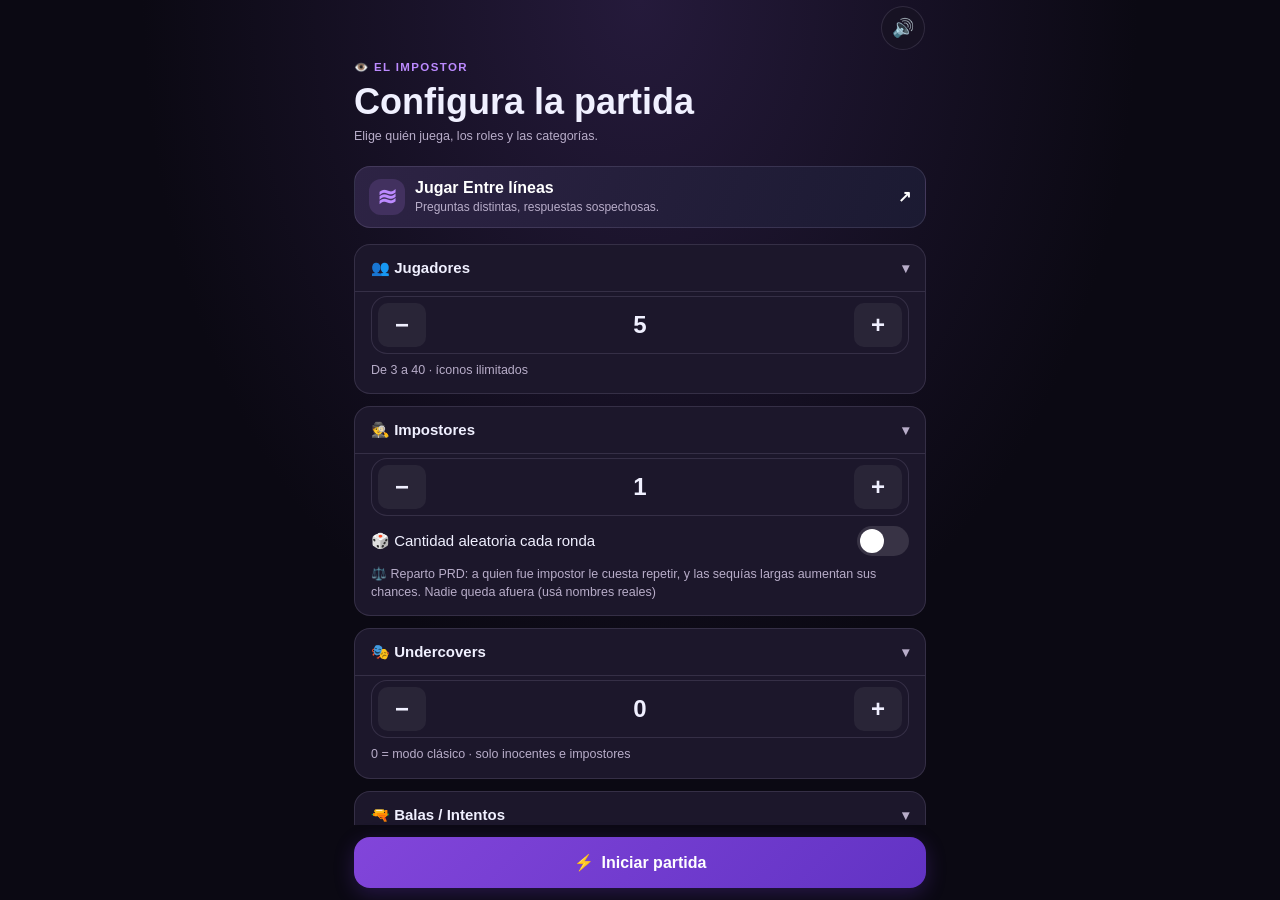
<file: index.html>
<!DOCTYPE html>
<html lang="es">
<head>
<meta charset="UTF-8">
<meta name="viewport" content="width=device-width, initial-scale=1.0, viewport-fit=cover">
<meta name="apple-mobile-web-app-capable" content="yes">
<meta name="apple-mobile-web-app-status-bar-style" content="black-translucent">
<meta name="apple-mobile-web-app-title" content="Impostor">
<meta name="mobile-web-app-capable" content="yes">
<meta name="theme-color" content="#0b0913">
<meta name="description" content="El Impostor, un juego de roles para grupos.">
<title>El Impostor</title>
<link rel="manifest" href="manifest.webmanifest">
<link rel="icon" type="image/png" href="icon-192.png">
<link rel="apple-touch-icon" href="icon-192.png">
<link rel="stylesheet" href="css/theme.css">
<link rel="stylesheet" href="css/styles.css">
</head>
<body>

<button class="sound-toggle" id="sound-toggle" aria-label="Sonido" aria-pressed="true" onclick="toggleSound()">🔊</button>
<div id="app"></div>

<!-- MODAL GLOBAL -->
<div id="modal" class="modal-overlay" inert onclick="closeModalOnBg(event)">
  <div class="modal-card" id="modal-content" role="dialog" aria-modal="true" aria-label="El Impostor" tabindex="-1"></div>
</div>

<!-- Módulos (el orden importa: base primero, init al final) -->
  <script src="js/version.js"></script>
  <script src="js/balance.js"></script>
  <script src="js/utils.js"></script>
  <script src="js/audio.js"></script>
  <script src="js/state.js"></script>
  <script src="js/database.js"></script>
  <script src="data/categorias/deportes.js"></script>
  <script src="data/categorias/playa-mar-y-vacaciones.js"></script>
  <script src="data/categorias/paises-y-nacionalidades.js"></script>
  <script src="data/categorias/historia-y-mitologia.js"></script>
  <script src="data/categorias/naturaleza-y-ciencia.js"></script>
  <script src="data/categorias/frutas-y-verduras.js"></script>
  <script src="data/categorias/gastronomia.js"></script>
  <script src="data/categorias/festividades.js"></script>
  <script src="data/categorias/cine-y-cultura-pop.js"></script>
  <script src="data/categorias/artistas-cantantes-y-famosos.js"></script>
  <script src="data/categorias/circo-y-espectaculos.js"></script>
  <script src="data/categorias/videojuegos-clasicos-y-populares.js"></script>
  <script src="data/categorias/musica-y-artes.js"></script>
  <script src="data/categorias/lugares-de-la-ciudad.js"></script>
  <script src="data/categorias/estadios-y-equipos-de-futbol.js"></script>
  <script src="data/categorias/objetos-del-hogar.js"></script>
  <script src="data/categorias/salud-enfermedades-y-medicina.js"></script>
  <script src="data/categorias/mascotas-y-animales-de-granja.js"></script>
  <script src="data/categorias/profesiones.js"></script>
  <script src="data/categorias/cuidado-personal-y-belleza.js"></script>
  <script src="data/categorias/bebidas.js"></script>
  <script src="data/categorias/dinero-bancos-y-compras.js"></script>
  <script src="data/categorias/libros-cuentos-y-fabulas.js"></script>
  <script src="data/categorias/astronomia.js"></script>
  <script src="data/categorias/lugares-iconicos.js"></script>
  <script src="data/categorias/emociones-y-sentimientos.js"></script>
  <script src="data/categorias/transporte.js"></script>
  <script src="data/categorias/herramientas-y-utensilios.js"></script>
  <script src="data/categorias/tecnologia.js"></script>
  <script src="data/categorias/prendas-y-accesorios.js"></script>
  <script src="data/categorias/juguetes-y-juegos-infantiles.js"></script>
  <script src="data/categorias/espacio-y-astronautas.js"></script>
  <script src="data/categorias/entre-panas.js"></script>
  <script src="js/ui.js"></script>
  <script src="js/pwa.js"></script>
  <script src="js/screens-config.js"></script>
  <script src="js/game-start.js"></script>
  <script src="js/game-reveal.js"></script>
  <script src="js/game-players.js"></script>
  <script src="js/game-discussion.js"></script>
  <script src="js/game-voting.js"></script>
  <script src="js/game-powers.js"></script>
  <script src="js/game-victory.js"></script>
  <script src="js/main.js"></script>
</body>
</html>
</file>
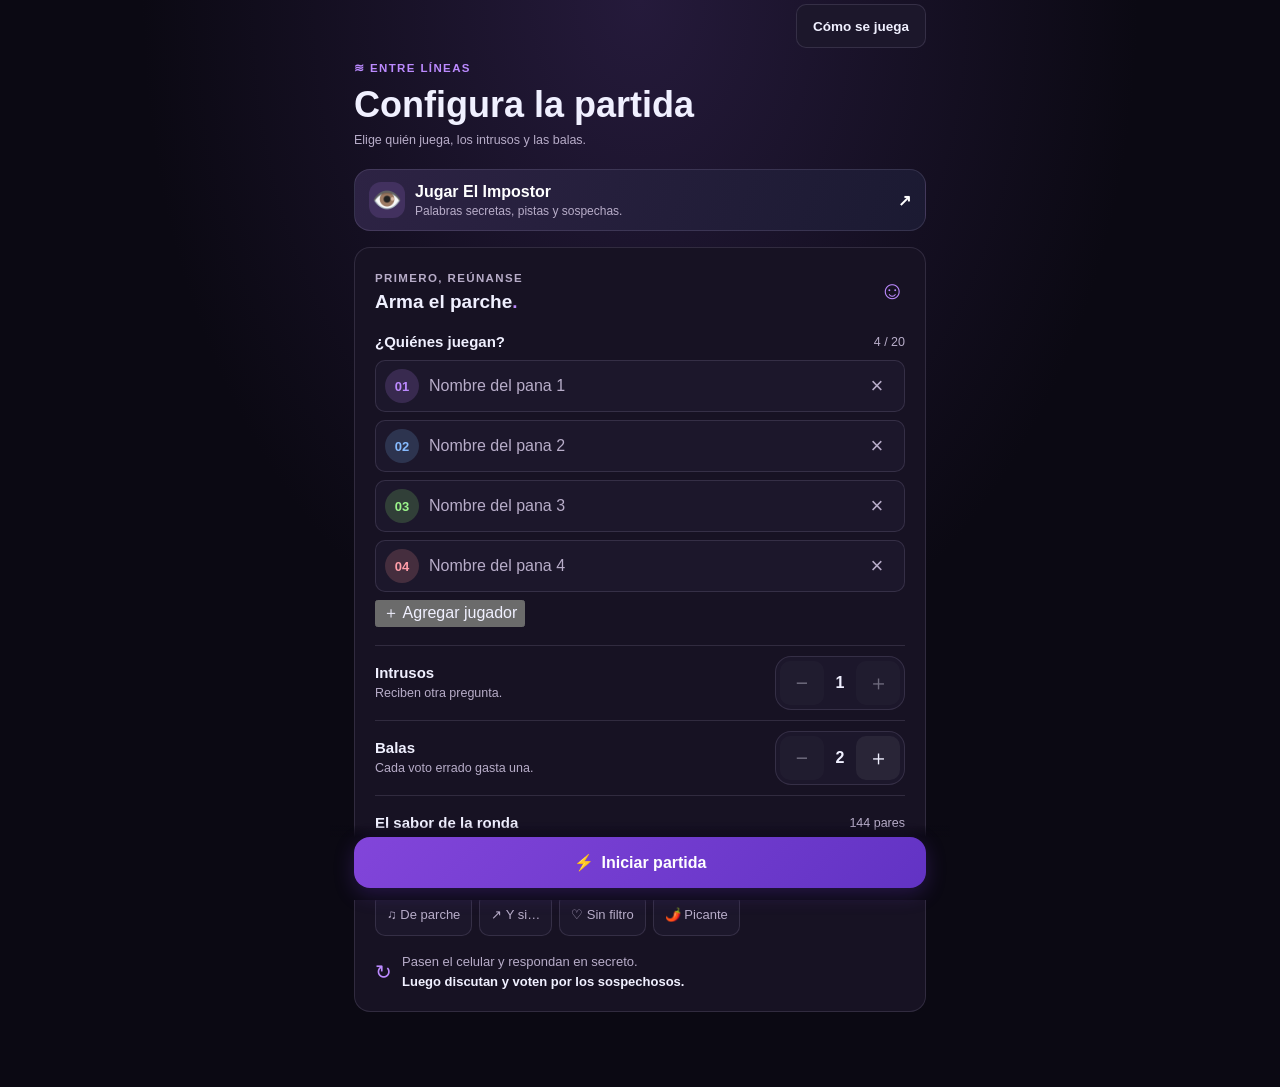
<file: preguntas/index.html>
<!doctype html>
<html lang="es">
<head>
  <meta charset="utf-8">
  <meta name="viewport" content="width=device-width, initial-scale=1, viewport-fit=cover">
  <meta name="theme-color" content="#0b0913">
  <meta name="description" content="Una mesa, dos preguntas y alguien que no encaja. Un juego de fiesta en español para compartir un solo celular.">
  <title>Entre líneas</title>
  <link rel="icon" href="icon.svg" type="image/svg+xml">
  <link rel="stylesheet" href="../css/theme.css">
  <link rel="stylesheet" href="styles.css">
  <script defer src="questions.js"></script>
  <script defer src="engine.js"></script>
  <script defer src="app.js"></script>
</head>
<body>
  <header class="topbar">
    <button class="btn btn-ghost btn-sm help-button" data-action="help">Cómo se juega</button>
  </header>
  <main id="app" tabindex="-1"></main>
  <dialog id="modal" aria-labelledby="modal-title"><div id="modal-content"></div></dialog>
  <div id="notice" class="notice" role="status" aria-live="polite"></div>
  <noscript><p class="panel">Activa JavaScript para jugar Entre líneas.</p></noscript>
</body>
</html>
</file>
<file: css/theme.css>
:root {
  --bg: #0b0913;
  --surface: #171223;
  --surface2: #1c172b;
  --border: rgba(221,204,255,0.13);
  --text: #f0f0ff;
  --muted: #b8adc9;
  --violet: #bc8aff;
  --red: #ff6c79;
  --safe-top: env(safe-area-inset-top, 0px);
  --safe-bot: env(safe-area-inset-bottom, 0px);
  --gutter: clamp(14px, 5vw, 24px);
  --content-width: 620px;
  --radius: 16px;
  --radius-sm: 10px;
  --radius-lg: 24px;
  --font: 'SF Pro Display', -apple-system, 'Segoe UI', 'Helvetica Neue', sans-serif;
  --title-size: clamp(26px, 7vw, 36px);
  --backdrop: radial-gradient(ellipse at 50% 0%, #251a3b 0%, transparent 55%), var(--bg);
  --primary-gradient: linear-gradient(135deg, #8245da, #6233c4);
  --primary-shadow: 0 6px 20px rgba(109,56,205,0.28);
  --trans: 220ms cubic-bezier(0.22, 1, 0.36, 1);
  color-scheme: dark;
}

.btn {
  display: flex;
  align-items: center;
  justify-content: center;
  gap: 8px;
  width: 100%;
  min-height: 44px;
  padding: 16px 20px;
  border: 0;
  border-radius: var(--radius);
  font: 700 16px var(--font);
  color: #fff;
  cursor: pointer;
  touch-action: manipulation;
  user-select: none;
  transition: transform 150ms, opacity 200ms, box-shadow 200ms;
}

.btn:active { transform: scale(0.97); }
.btn-primary { background: var(--primary-gradient); box-shadow: var(--primary-shadow); }
.btn-ghost { background: var(--surface2); border: 1px solid var(--border); color: var(--text); }
.btn-sm { padding: 10px 16px; border-radius: var(--radius-sm); font-size: 13.5px; }

.game-link {
  justify-content: flex-start;
  gap: 10px;
  margin: 4px 0 16px;
  padding: 12px 14px;
  border: 1px solid var(--border);
  background: linear-gradient(110deg, #2d2344, #1b1a32);
  text-align: left;
  text-decoration: none;
}

.game-link-icon {
  display: grid;
  place-items: center;
  flex-shrink: 0;
  width: 36px;
  height: 36px;
  border-radius: 12px;
  background: #42315f;
  color: var(--violet);
  font-size: 24px;
}

.game-link-copy { flex: 1; min-width: 0; }
.game-link small { display: block; margin-top: 3px; color: var(--muted); font-size: 12px; font-weight: 500; }

.private-icon {
  display: grid;
  place-items: center;
  width: 54px;
  height: 54px;
  margin: 0 auto;
  border-radius: 17px;
  background: color-mix(in srgb, var(--role, var(--violet)) 13%, transparent);
  font-size: 30px;
}

:is(button, a, input):focus-visible {
  outline: 2px solid #d4afff;
  outline-offset: 3px;
}

@keyframes fadeUp {
  from { opacity: 0; transform: translateY(8px); }
  to { opacity: 1; transform: translateY(0); }
}

@media (prefers-reduced-motion: reduce) {
  *, *::before, *::after {
    animation: none !important;
    transition: none !important;
  }
}
</file>
<file: css/styles.css>
/* ================================================================
   VARIABLES & RESET
   ================================================================ */
:root {
  --green:    #39FF14;
  --blue:     #4D9FFF;
  --cyan:     #00F5FF;
  --yellow:   #FFD600;
  --orange:   #FF6B35;
}

*, *::before, *::after {
  box-sizing: border-box;
  margin: 0; padding: 0;
  -webkit-tap-highlight-color: transparent;
  -webkit-touch-callout: none;
}

html, body {
  width: 100%; height: 100%;
  overflow: hidden;
  background: var(--bg);
  color: var(--text);
  font-family: var(--font);
  -webkit-font-smoothing: antialiased;
  overscroll-behavior: none;
  overflow-wrap: anywhere;
}

#app {
  width: 100%;
  height: 100%;
  height: 100dvh;
  position: relative;
  overflow: hidden;
}

/* ================================================================
   SCREENS
   ================================================================ */
.screen {
  position: absolute;
  inset: 0;
  display: flex;
  flex-direction: column;
  padding-top: calc(52px + var(--safe-top));
  padding-inline: max(env(safe-area-inset-left, 0px), calc((100% - var(--content-width)) / 2))
                  max(env(safe-area-inset-right, 0px), calc((100% - var(--content-width)) / 2));
  background: var(--backdrop);
  opacity: 0;
  pointer-events: none;
  transform: translateY(8px);
  transition: opacity var(--trans), transform var(--trans);
  overflow: hidden;
}

.screen.active {
  opacity: 1;
  pointer-events: all;
  transform: translateY(0);
}

.screen.exit-left {
  opacity: 0;
  transform: translateY(-5px);
  pointer-events: none;
}

.scroll-area {
  flex: 1 1 0;
  min-height: 0;
  overflow-y: auto;
  overflow-x: hidden;
  -webkit-overflow-scrolling: touch;
  padding: 0 var(--gutter);
  scrollbar-width: none;
}
.scroll-area::-webkit-scrollbar { display: none; }

.screen-header {
  display: flex;
  align-items: flex-start;
  justify-content: space-between;
  padding: 8px var(--gutter) 16px;
  flex-shrink: 0;
}

.screen-footer {
  padding: 12px var(--gutter) calc(12px + var(--safe-bot));
  flex-shrink: 0;
  display: flex;
  flex-direction: column;
  gap: 10px;
}

/* ================================================================
   TIPOGRAFÍA
   ================================================================ */
.title-xl { font-size: var(--title-size); font-weight: 800; line-height: 1.12; text-wrap: balance; }
.title-lg { font-size: 26px; font-weight: 800; line-height: 1.15; }
.title-md { font-size: 19px; font-weight: 700; line-height: 1.2; }
.body-md  { font-size: 15px; line-height: 1.45; }
.caption  { font-size: 12.5px; color: var(--muted); line-height: 1.4; }

.glow-violet { color: var(--violet); text-shadow: 0 0 24px rgba(168,85,247,0.5); }
.glow-red    { color: var(--red);    text-shadow: 0 0 24px rgba(255,49,49,0.5); }
.glow-green  { color: var(--green);  text-shadow: 0 0 24px rgba(57,255,20,0.45); }
.glow-cyan   { color: var(--cyan);   text-shadow: 0 0 24px rgba(0,245,255,0.5); }
.glow-yellow { color: var(--yellow); text-shadow: 0 0 24px rgba(255,214,0,0.5); }

/* ================================================================
   BOTONES
   ================================================================ */
.btn-red {
  background: linear-gradient(135deg, #bc3b55, #9f263c);
  box-shadow: 0 5px 16px rgba(181,42,67,0.19);
}
.btn-green {
  background: linear-gradient(135deg, var(--green), #16A34A);
  box-shadow: 0 8px 28px rgba(57,255,20,0.3);
  color: #03210b;
}

.btn-danger-ghost {
  background: rgba(255,49,49,0.07);
  border: 1px solid rgba(255,49,49,0.3);
  color: rgba(255,120,120,0.9);
}

.btn-hold {
  position: relative;
  isolation: isolate;
  overflow: hidden;
  background: #33214b;
  border: 1px solid rgba(188,138,255,0.48);
  color: var(--text);
  padding: 18px 20px;
  font-size: 16px;
  /* Evita que el navegador intercepte el gesto (scroll / long-press) */
  touch-action: none;
  -webkit-user-select: none;
  user-select: none;
}

.btn-hold::before {
  content: '';
  position: absolute;
  z-index: -1;
  inset: 0;
  background: linear-gradient(90deg, #6642a1, #54349a);
  transform: scaleX(0);
  transform-origin: left;
}

.btn-hold.holding::before {
  transform: scaleX(1);
  transition: transform 800ms linear;
}

.icon-btn {
  width: 42px; height: 42px;
  flex-shrink: 0;
  display: flex;
  align-items: center;
  justify-content: center;
  background: var(--surface2);
  border: 1px solid var(--border);
  border-radius: 50%;
  font-size: 19px;
  cursor: pointer;
  transition: transform 0.15s, opacity 0.2s;
}
.icon-btn:active { transform: scale(0.9); }

/* Fila de controles rápidos (partida en curso) */
.controls-row {
  display: flex;
  gap: 8px;
  flex-wrap: wrap;
  justify-content: center;
}
.controls-row .btn { width: auto; flex: 1 1 auto; min-width: 0; padding-inline: 10px; }

/* ================================================================
   TARJETAS & SECCIONES
   ================================================================ */
.card-glass {
  background: rgba(255,255,255,0.03);
  border: 1px solid var(--border);
  border-radius: var(--radius);
  padding: 16px;
}

.form-group { margin-bottom: 22px; }
.form-label {
  font-size: 14px;
  font-weight: 700;
  letter-spacing: 0.04em;
  margin-bottom: 12px;
  color: var(--text);
}

.section-label {
  font-size: 11.5px;
  font-weight: 700;
  letter-spacing: 0.12em;
  text-transform: uppercase;
  color: var(--muted);
  margin: 18px 0 10px;
}

.divider { height: 1px; background: var(--border); margin: 16px 0; }

/* ================================================================
   STEPPER
   ================================================================ */
.stepper {
  display: flex;
  align-items: center;
  justify-content: space-between;
  background: var(--surface2);
  border: 1px solid var(--border);
  border-radius: var(--radius);
  padding: 6px;
}
.stepper-btn {
  width: 48px; height: 44px;
  border: none;
  border-radius: var(--radius-sm);
  background: rgba(255,255,255,0.06);
  color: var(--text);
  font-size: 24px;
  font-weight: 700;
  cursor: pointer;
  transition: background 0.15s, transform 0.1s;
}
.stepper-btn:active { transform: scale(0.92); background: rgba(168,85,247,0.25); }
.stepper-val {
  font-size: 24px;
  font-weight: 800;
  min-width: 64px;
  text-align: center;
}
.stepper.disabled { opacity: 0.4; pointer-events: none; }

/* ================================================================
   SWITCH
   ================================================================ */
.switch-row {
  display: flex;
  align-items: center;
  justify-content: space-between;
  gap: 12px;
  padding: 10px 0;
  min-height: 44px;
}
.switch {
  position: relative;
  display: inline-block;
  width: 52px; height: 30px;
  flex-shrink: 0;
}
.switch input { opacity: 0; width: 0; height: 0; }
.switch-track {
  position: absolute;
  inset: 0;
  background: rgba(255,255,255,0.12);
  border-radius: 30px;
  transition: background 0.25s;
  cursor: pointer;
}
.switch-track::before {
  content: '';
  position: absolute;
  width: 24px; height: 24px;
  left: 3px; top: 3px;
  background: #fff;
  border-radius: 50%;
  transition: transform 0.25s;
}
.switch input:checked + .switch-track { background: var(--violet); }
.switch input:checked + .switch-track::before { transform: translateX(22px); }

/* ================================================================
   TOGGLE GROUP (segmented)
   ================================================================ */
.toggle-group {
  display: flex;
  background: var(--surface2);
  border: 1px solid var(--border);
  border-radius: var(--radius);
  padding: 4px;
  gap: 4px;
}
.toggle-option {
  flex: 1;
  padding: 12px 8px;
  border: none;
  border-radius: var(--radius-sm);
  background: transparent;
  color: var(--muted);
  font-family: var(--font);
  font-size: 14px;
  font-weight: 700;
  cursor: pointer;
  transition: background 0.2s, color 0.2s;
}
.toggle-option.active {
  background: rgba(168,85,247,0.25);
  color: var(--text);
}

/* ================================================================
   LISTA DE JUGADORES (config)
   ================================================================ */
.player-item {
  display: flex;
  align-items: center;
  gap: 12px;
  padding: 10px 12px;
  background: var(--surface2);
  border: 1px solid var(--border);
  border-radius: var(--radius-sm);
  margin-bottom: 8px;
}
.player-avatar {
  width: 40px; height: 40px;
  flex-shrink: 0;
  display: flex;
  align-items: center;
  justify-content: center;
  border-radius: 50%;
  font-size: 19px;
}
.player-input {
  flex: 1;
  min-width: 0;
  background: transparent;
  border: none;
  outline: none;
  color: var(--text);
  font-family: var(--font);
  font-size: 16px;
  font-weight: 600;
}
.player-input::placeholder { color: var(--muted); }
.player-move-btns { display: flex; flex-direction: column; gap: 2px; }
.player-move-btn {
  width: 30px; height: 22px;
  border: none;
  border-radius: 6px;
  background: rgba(255,255,255,0.06);
  color: var(--muted);
  font-size: 13px;
  cursor: pointer;
  line-height: 1;
}
.player-move-btn:active { background: rgba(168,85,247,0.3); color: #fff; }
.player-move-btn.disabled { opacity: 0.25; pointer-events: none; }

/* ================================================================
   CHIPS & BADGES
   ================================================================ */
.stat-chips {
  display: flex;
  gap: 8px;
  flex-wrap: wrap;
  padding: 0 var(--gutter) 12px;
  flex-shrink: 0;
}
.stat-chip {
  display: inline-flex;
  align-items: center;
  gap: 6px;
  padding: 7px 12px;
  border-radius: 20px;
  font-size: 13px;
  font-weight: 700;
  background: var(--surface2);
  border: 1px solid var(--border);
}
.stat-chip-red   { background: rgba(255,49,49,0.1);  border-color: rgba(255,49,49,0.3);  color: var(--red); }
.stat-chip-blue  { background: rgba(77,159,255,0.1); border-color: rgba(77,159,255,0.3); color: var(--blue); }
.stat-chip-green { background: rgba(57,255,20,0.1);  border-color: rgba(57,255,20,0.3);  color: var(--green); }
.stat-chip-cyan  { background: rgba(0,245,255,0.1);  border-color: rgba(0,245,255,0.3);  color: var(--cyan); }
.stat-chip-violet{ background: rgba(168,85,247,0.12);border-color: rgba(168,85,247,0.35);color: var(--violet); }

.badge {
  display: inline-flex;
  align-items: center;
  padding: 4px 10px;
  border-radius: 20px;
  font-size: 11.5px;
  font-weight: 700;
  letter-spacing: 0.05em;
  text-transform: uppercase;
  background: var(--surface2);
  border: 1px solid var(--border);
  color: var(--muted);
  white-space: nowrap;
}
.badge-impostor {
  background: rgba(255,49,49,0.15);
  border-color: rgba(255,49,49,0.4);
  color: var(--red);
}
.badge-human {
  background: rgba(57,255,20,0.15);
  border-color: rgba(57,255,20,0.4);
  color: var(--green);
}
.badge-undercover {
  background: rgba(0,245,255,0.15);
  border-color: rgba(0,245,255,0.4);
  color: var(--cyan);
}
.badge-left {
  background: rgba(255,255,255,0.06);
  border-color: var(--border);
  color: var(--muted);
}

/* ================================================================
   VOTACIÓN
   ================================================================ */
.vote-item {
  display: flex;
  align-items: center;
  justify-content: space-between;
  gap: 12px;
  padding: 12px 14px;
  background: var(--surface2);
  border: 1px solid var(--border);
  border-radius: var(--radius-sm);
  margin-bottom: 8px;
}

/* ================================================================
   PODERES
   ================================================================ */
.power-card {
  background: var(--surface2);
  border: 1px solid var(--border);
  border-radius: var(--radius);
  padding: 14px;
  margin-bottom: 10px;
}
.power-card-head {
  display: flex;
  align-items: center;
  justify-content: space-between;
  gap: 12px;
  margin-bottom: 6px;
}
.power-name {
  display: flex;
  align-items: center;
  gap: 10px;
  font-size: 15px;
  font-weight: 700;
}
.power-desc {
  font-size: 13px;
  color: var(--muted);
  line-height: 1.5;
}
.btn-power {
  border: 1px solid rgba(255,214,0,0.4);
  background: rgba(255,214,0,0.08);
  color: var(--yellow);
}
.btn-power:active { transform: scale(0.97); }
.btn-power.btn-sacrificio {
  border-color: rgba(168,85,247,0.4);
  background: rgba(168,85,247,0.08);
  color: var(--violet);
}
.btn-power.btn-revive {
  border-color: rgba(57,255,20,0.4);
  background: rgba(57,255,20,0.08);
  color: var(--green);
}
.btn-power.btn-power-locked {
  opacity: 0.45;
  filter: grayscale(0.5);
}

/* ================================================================
   MODAL
   ================================================================ */
.modal-overlay {
  position: fixed;
  inset: 0;
  background: rgba(0,0,0,0.75);
  backdrop-filter: blur(8px);
  -webkit-backdrop-filter: blur(8px);
  z-index: 1000;
  display: flex;
  align-items: center;
  justify-content: center;
  padding: max(16px, var(--safe-top)) var(--gutter) max(16px, var(--safe-bot));
  visibility: hidden;
  opacity: 0;
  pointer-events: none;
  transition: opacity var(--trans), visibility var(--trans);
}
.modal-overlay.open { opacity: 1; visibility: visible; pointer-events: all; }
.modal-card {
  width: 100%;
  max-width: 420px;
  max-height: 82vh;
  max-height: 100%;
  overflow-y: auto;
  background: var(--surface);
  border: 1px solid rgba(255,255,255,0.1);
  border-radius: 20px;
  padding: 24px 20px;
  transform: translateY(8px) scale(0.99);
  transition: transform var(--trans);
  scrollbar-width: none;
}
.modal-card::-webkit-scrollbar { display: none; }
.modal-overlay.open .modal-card { transform: translateY(0) scale(1); }

.pick-item {
  display: flex;
  align-items: center;
  gap: 12px;
  width: 100%;
  padding: 12px 14px;
  background: var(--surface2);
  border: 1px solid var(--border);
  border-radius: var(--radius-sm);
  margin-bottom: 8px;
  color: var(--text);
  font-family: var(--font);
  font-size: 15px;
  font-weight: 600;
  cursor: pointer;
  text-align: left;
  transition: background 0.15s;
}
.pick-item:active { background: rgba(168,85,247,0.2); }

/* ================================================================
   ROLE CARD (revelar)
   ================================================================ */
.role-card {
  --role: var(--violet);
  padding: clamp(16px, 5vw, 24px);
  border-radius: 24px;
  text-align: center;
  background: radial-gradient(ellipse at 50% 0%, color-mix(in srgb, var(--role) 14%, var(--surface)), var(--surface) 74%);
  border: 1px solid color-mix(in srgb, var(--role) 36%, transparent);
  box-shadow: 0 12px 38px rgba(0,0,0,0.22);
}
.role-card-impostor { --role: var(--red); }
.role-card-human { --role: #9bf58b; }
.role-card-couple { --role: #ffad95; }
.role-card-undercover { --role: var(--cyan); }
.role-card-jester { --role: var(--yellow); }

/* ================================================================
   ANIMACIONES
   ================================================================ */
@keyframes scaleIn {
  from { opacity: 0; transform: scale(0.97); }
  to   { opacity: 1; transform: scale(1); }
}
@keyframes pulse-green {
  0%, 100% { opacity: 0.4; transform: scale(1); }
  50%      { opacity: 1; transform: scale(1.3); }
}
@keyframes float-up {
  from { transform: translateY(110vh); opacity: 0.8; }
  to   { transform: translateY(-10vh); opacity: 0; }
}
@keyframes explosion {
  0%   { opacity: 0; }
  10%  { opacity: 1; }
  100% { opacity: 0; }
}
@keyframes shake {
  0%, 100% { transform: translateX(0); }
  20% { transform: translateX(-8px); }
  40% { transform: translateX(8px); }
  60% { transform: translateX(-6px); }
  80% { transform: translateX(6px); }
}

.anim-fade-up { animation: fadeUp var(--trans) both; }
.anim-scale   { animation: scaleIn var(--trans) both; }
.anim-fade    { animation: fadeUp var(--trans) both; }
.delay-1 { animation-delay: 45ms; }
.delay-2 { animation-delay: 90ms; }
.delay-3 { animation-delay: 135ms; }
.delay-4 { animation-delay: 180ms; }

/* ================================================================
   VICTORY SCREEN
   ================================================================ */
.victory-bg {
  position: absolute;
  inset: 0;
  overflow: hidden;
  pointer-events: none;
}
.victory-particle {
  position: absolute;
  top: 0;
  width: 3px;
  height: 3px;
  border-radius: 50%;
  animation: float-up linear infinite;
}

/* ================================================================
   ANIMACIONES DE PODERES
   ================================================================ */
@keyframes riseUp {
  0%   { opacity: 0; transform: translateY(26px) scale(0.7); }
  60%  { opacity: 1; transform: translateY(-6px) scale(1.08); }
  100% { opacity: 1; transform: translateY(0) scale(1); }
}
@keyframes soulRise {
  0%   { opacity: 0; transform: translateY(16px) scale(0.85); filter: blur(8px); }
  100% { opacity: 1; transform: translateY(0) scale(1); filter: blur(0); }
}
@keyframes haloGlow {
  0%, 100% { filter: drop-shadow(0 0 6px rgba(255,214,0,0.55)); transform: scale(1); }
  50%      { filter: drop-shadow(0 0 18px rgba(255,214,0,0.95)); transform: scale(1.06); }
}
@keyframes powerIn {
  0%   { opacity: 0; transform: scale(0.5) rotate(-8deg); }
  100% { opacity: 1; transform: scale(1) rotate(0); }
}
.anim-rise   { animation: riseUp 0.6s cubic-bezier(0.34,1.56,0.64,1) both; }
.anim-soul   { animation: soulRise 0.7s ease both; }
.anim-halo   { animation: haloGlow 1.6s ease-in-out infinite; }
.anim-power  { animation: powerIn 0.5s cubic-bezier(0.34,1.56,0.64,1) both; }

/* ================================================================
   OTROS
   ================================================================ */
.sound-toggle {
  position: fixed;
  top: calc(6px + var(--safe-top));
  right: max(var(--gutter), env(safe-area-inset-right, 0px), calc((100% - 570px) / 2));
  z-index: 100;
  width: 44px;
  height: 44px;
  background: var(--surface);
  border: 1px solid var(--border);
  border-radius: 50%;
  display: flex;
  align-items: center;
  justify-content: center;
  cursor: pointer;
  font-size: 18px;
  transition: all 0.2s;
}
.sound-toggle:active { transform: scale(0.9); }
.sound-toggle.muted { opacity: 0.5; }

.explosion-flash {
  position: fixed;
  inset: 0;
  z-index: 2000;
  pointer-events: none;
  background: radial-gradient(circle, rgba(255,214,0,0.9), rgba(255,107,53,0.7) 40%, rgba(0,0,0,0) 75%);
  animation: explosion 0.8s ease-out both;
}
.shake { animation: shake 0.5s ease; }

.info-note {
  font-size: 12.5px;
  color: var(--muted);
  line-height: 1.5;
  padding: 12px 14px;
  background: rgba(255,255,255,0.03);
  border: 1px solid var(--border);
  border-radius: var(--radius-sm);
}

/* ================================================================
   🤡 BUFÓN
   ================================================================ */
.badge-bufon {
  background: rgba(255,214,0,0.15);
  border: 1px solid rgba(255,214,0,0.4);
  color: var(--yellow);
}

/* ================================================================
   📱 MODO COMPACTO (votación grande)
   ================================================================ */
#alive-list.compact .vote-item {
  padding: 7px 10px;
  margin-bottom: 6px;
  min-height: 44px;
}
#alive-list.compact .vote-item .player-avatar {
  width: 30px; height: 30px;
  font-size: 14px;
}
#alive-list.compact .vote-item .caption {
  display: none;
}
#alive-list.compact .vote-item .btn {
  padding: 8px 14px;
  min-height: 44px;
  font-size: 13px;
}
#alive-list.compact .vote-item .body-md {
  font-size: 14px;
}

/* ================================================================
   🗂️ SECCIONES COLAPSABLES (configuración)
   ================================================================ */
.config-section {
  background: var(--surface2);
  border: 1px solid var(--border);
  border-radius: var(--radius);
  margin-bottom: 12px;
  overflow: hidden;
}
.config-section-head {
  width: 100%;
  display: flex;
  align-items: center;
  justify-content: space-between;
  padding: 14px 16px;
  background: transparent;
  border: none;
  color: var(--text);
  font-family: var(--font);
  font-size: 15px;
  font-weight: 700;
  cursor: pointer;
  text-align: left;
}
.config-section-head:active { background: rgba(255,255,255,0.03); }
.config-section-head .cfg-caret {
  color: var(--muted);
  font-size: 14px;
  transition: transform 0.2s;
}
.config-section.collapsed .cfg-caret { transform: rotate(-90deg); }
.config-section-body {
  padding: 4px 16px 14px;
  border-top: 1px solid var(--border);
}
.config-section.collapsed .config-section-body { display: none; }

/* ================================================================
   📜 SCROLL SEGURO — contenido de pantalla que puede crecer más
   que el viewport (cartas de pareja, bufón, UC en celulares chicos)
   ================================================================ */
.screen-scroll {
  flex: 1 1 0;
  min-height: 0;
  overflow-y: auto;
  -webkit-overflow-scrolling: touch;
  overscroll-behavior: contain;
  scrollbar-width: none;
}
.screen-scroll::-webkit-scrollbar { display: none; }

/* Centrado vertical seguro: centra cuando hay espacio de sobra, pero
   nunca recorta el contenido cuando este se desborda */
.scroll-center {
  margin: auto 0;
  width: 100%;
}

/* Configuración y tarjetas privadas */
.config-header .section-label { margin: 0 0 8px; color: var(--violet); }
.config-header .caption { margin-top: 6px; }

.reveal-scroll { display: flex; flex-direction: column; padding: 12px var(--gutter); text-align: center; }
.reveal-turn { margin-bottom: 18px; }
.reveal-turn h1 { margin-top: 6px; }
.reveal-lock {
  display: grid;
  gap: 10px;
  padding: clamp(16px, 5vw, 28px);
  border: 1px solid var(--border);
  border-radius: 24px;
  background: linear-gradient(155deg, #251a39, var(--surface));
}
.reveal-lock[hidden] { display: none; }
.reveal-lock .btn { margin-top: 6px; }
.reveal-lock p { color: var(--muted); }
.private-card { display: grid; justify-items: center; gap: 12px; animation: fadeUp var(--trans) both; }
.private-card .badge { color: var(--role); }
.private-card .body-md { color: var(--muted); }
.private-card .body-md strong { color: var(--role); }
.private-detail { width: 100%; padding: 12px; border-radius: 14px; background: rgba(9,7,15,0.46); }
.private-detail .caption { margin-bottom: 4px; }
.private-detail h2 { color: var(--role); }
.dialog-stack { display: grid; gap: 12px; text-align: center; }
.dialog-stack > p { color: var(--muted); }

.switch input:focus-visible + .switch-track {
  outline: 2px solid #d4afff;
  outline-offset: 3px;
}

button, a, label { touch-action: manipulation; }
.btn-hold { touch-action: none; }

@media (prefers-reduced-motion: reduce) {
  .victory-particle, .explosion-flash { display: none; }
}
</file>
<file: preguntas/styles.css>
*, *::before, *::after { box-sizing: border-box; }

html {
  background: var(--bg);
  scroll-padding-bottom: calc(88px + var(--safe-bot));
}

body {
  margin: 0;
  min-height: 100dvh;
  background: var(--backdrop);
  background-attachment: fixed;
  color: var(--text);
  font-family: var(--font);
  overflow-wrap: anywhere;
}

h1, h2, h3, p { margin: 0; }
button, input { font: inherit; }
button, a, input { -webkit-tap-highlight-color: transparent; }
button { color: inherit; cursor: pointer; touch-action: manipulation; }
button:disabled { cursor: default; opacity: 0.38; }
#app:focus { outline: none; }

.topbar, .setup-content, .setup-footer, .round-layout, .board-layout {
  width: min(100%, var(--content-width));
  margin-inline: auto;
  padding-inline: max(var(--gutter), env(safe-area-inset-left, 0px))
                  max(var(--gutter), env(safe-area-inset-right, 0px));
}

.topbar {
  display: flex;
  justify-content: flex-end;
  align-items: center;
  min-height: calc(52px + var(--safe-top));
  padding-top: var(--safe-top);
}

.help-button { width: auto; }

.setup-layout {
  display: flex;
  flex-direction: column;
  min-height: calc(100dvh - 52px - var(--safe-top));
}

.setup-heading { padding: 8px 0 16px; }
.setup-heading .eyebrow { margin-bottom: 8px; }

.setup-heading h1, .handoff-title, .question-title, .board-heading h1 {
  font-size: var(--title-size);
  font-weight: 800;
  line-height: 1.12;
  text-wrap: balance;
}

.setup-heading > p:last-child {
  margin-top: 6px;
  color: var(--muted);
  font-size: 12.5px;
  line-height: 1.4;
}

.eyebrow {
  color: var(--violet);
  font-size: 11.5px;
  font-weight: 700;
  letter-spacing: 0.12em;
  line-height: 1.5;
  text-transform: uppercase;
}

.muted { color: var(--muted); }

.panel {
  border: 1px solid var(--border);
  border-radius: var(--radius);
  background: var(--surface);
}

.setup-panel { padding: clamp(14px, 4vw, 20px); }

.panel-heading, .section-label, .round-setting, .round-top {
  display: flex;
  align-items: center;
  justify-content: space-between;
  gap: 12px;
}

.panel-heading { margin-bottom: 20px; }
.panel-heading h2 { margin-top: 4px; font-size: 19px; }
.round-stamp { color: var(--violet); font-size: 25px; }
.accent-dot { color: var(--violet); }
.section-label { margin-bottom: 10px; }
.section-label h3, .round-setting h3 { font-size: 15px; }
.section-label > span { color: var(--muted); font-size: 12.5px; }

.player-list { display: grid; gap: 8px; }

.player-row {
  display: flex;
  align-items: center;
  gap: 8px;
  min-height: 50px;
  padding: 3px 5px 3px 9px;
  border: 1px solid var(--border);
  border-radius: var(--radius-sm);
  background: var(--surface2);
}

.player-row:focus-within { border-color: var(--violet); }

.avatar {
  display: grid;
  place-items: center;
  flex: 0 0 34px;
  height: 34px;
  border-radius: 50%;
  background: color-mix(in srgb, var(--avatar, var(--violet)) 20%, var(--surface));
  color: var(--avatar, var(--violet));
  font-size: 13px;
  font-weight: 800;
}

.color-1 { --avatar: #87bbff; }
.color-2 { --avatar: #9bf58b; }
.color-3 { --avatar: #ff9ea9; }
.color-4 { --avatar: #ffe48c; }
.color-5 { --avatar: #81edee; }

.name-input {
  flex: 1;
  min-width: 0;
  min-height: 44px;
  border: 0;
  background: transparent;
  color: var(--text);
  font-size: 16px;
}

.name-input::placeholder, .answer-input::placeholder { color: var(--muted); }
.name-input:focus-visible { outline-offset: 0; }

.remove-player, .stepper button, .text-button, .dialog-close {
  min-width: 44px;
  min-height: 44px;
  padding: 6px;
  border: 0;
  border-radius: var(--radius-sm);
  background: transparent;
}

.remove-player { color: var(--muted); font-size: 22px; }
.add-player { margin-top: 8px; }

.round-settings { margin: 18px 0; border-block: 1px solid var(--border); }
.round-setting { padding: 10px 0; }
.round-setting + .round-setting { border-top: 1px solid var(--border); }

.round-setting p { margin-top: 4px; color: var(--muted); font-size: 12.5px; line-height: 1.4; }

.stepper {
  display: flex;
  align-items: center;
  flex-shrink: 0;
  gap: 4px;
  padding: 4px;
  border: 1px solid var(--border);
  border-radius: var(--radius);
  background: var(--surface2);
}

.stepper button { background: rgba(255,255,255,0.06); font-size: 21px; }
.stepper output { min-width: 24px; text-align: center; font-weight: 800; }

.category-pills { display: flex; flex-wrap: wrap; gap: 7px; }

.category-pill {
  min-height: 44px;
  padding: 8px 11px;
  border: 1px solid var(--border);
  border-radius: var(--radius-sm);
  background: var(--surface2);
  color: var(--muted);
  font-size: 13px;
}

.category-pill.selected {
  border-color: var(--violet);
  background: #33214b;
  color: var(--text);
}

.category-note { margin-top: 10px; color: var(--muted); font-size: 13px; line-height: 1.5; }

.setup-note {
  display: flex;
  align-items: center;
  gap: 10px;
  margin-top: 16px;
  color: var(--muted);
  font-size: 13px;
  line-height: 1.5;
}

.setup-note > span { flex-shrink: 0; color: var(--violet); font-size: 20px; }
.setup-note strong { color: var(--text); }

.setup-footer {
  position: sticky;
  z-index: 1;
  bottom: 0;
  margin-top: auto;
  padding-top: 12px;
  padding-bottom: calc(12px + var(--safe-bot));
  background: linear-gradient(180deg, transparent, var(--bg) 12px);
}

.form-error { color: var(--red); font-size: 13px; line-height: 1.4; }
.form-error:not(:empty) { margin-bottom: 8px; }

.round-layout, .board-layout {
  padding-bottom: calc(24px + var(--safe-bot));
  animation: fadeUp var(--trans) both;
}

.round-top { margin-bottom: 12px; }
.round-top .eyebrow { text-align: right; letter-spacing: 0.08em; }
.text-button { color: var(--muted); font-size: 13.5px; font-weight: 700; }
.round-top .text-button { flex-shrink: 0; white-space: nowrap; }
.header-dot { color: var(--muted); }

.private-panel {
  padding: clamp(16px, 5vw, 26px);
  border-radius: var(--radius-lg);
  background: linear-gradient(155deg, #251a39, var(--surface));
  text-align: center;
}

.private-panel > .eyebrow { display: block; margin-bottom: 12px; }
.private-panel .private-icon { margin-bottom: 14px; }
.handoff-title > span:not(.accent-dot) { color: var(--violet); }
.center-copy { margin: 12px 0 18px; color: var(--muted); font-size: 15px; line-height: 1.45; }
.under-button, .round-footnote { margin-top: 10px; color: var(--muted); text-align: center; font-size: 12.5px; line-height: 1.4; }

.private-progress { border-top: 1px solid var(--border); padding-top: 14px; margin-top: 16px; }
.progress-track { height: 5px; border-radius: 9px; overflow: hidden; background: var(--surface2); }
.progress-track > span { display: block; height: 100%; background: var(--violet); }
.progress-caption { margin-top: 8px; color: var(--muted); font-size: 12.5px; }

.private-player, .answer-card-top {
  display: flex;
  align-items: center;
  gap: 8px;
  text-align: left;
}

.private-player > span:nth-child(2) { min-width: 0; font-weight: 700; }
.private-player button { margin-left: auto; flex-shrink: 0; }

.question-title { margin: 12px 0 18px; font-size: clamp(21px, 5.5vw, 31px); text-align: left; }

.answer-label {
  display: flex;
  justify-content: space-between;
  gap: 8px;
  margin-bottom: 8px;
  font-size: 14px;
  font-weight: 700;
  text-align: left;
}

.answer-label > span { color: var(--muted); font-size: 12.5px; font-weight: 400; }

.answer-input {
  width: 100%;
  min-height: 52px;
  padding: 12px;
  border: 1px solid var(--border);
  border-radius: var(--radius-sm);
  background: var(--bg);
  color: var(--text);
  font-size: 16px;
}

.answer-hint { margin: 10px 0 16px; color: var(--muted); font-size: 12.5px; text-align: left; }

.board-heading { margin: 22px 0; text-align: center; }
.board-heading h1 { margin: 8px 0; }
.board-heading h1 em { color: var(--violet); font-style: normal; }
.board-heading p { color: var(--muted); font-size: 15px; line-height: 1.45; }
.live-dot { display: inline-block; width: 7px; height: 7px; margin-right: 4px; border-radius: 50%; background: currentColor; }

.board-stats { display: flex; flex-wrap: wrap; gap: 8px; margin-bottom: 14px; }
.round-stat { padding: 7px 10px; border: 1px solid var(--border); border-radius: 99px; background: var(--surface2); font-size: 13px; font-weight: 700; }
.vote-result { margin-bottom: 14px; padding: 10px 12px; border: 1px solid var(--border); border-radius: var(--radius-sm); background: var(--surface); color: var(--muted); font-size: 14px; line-height: 1.4; }
.vote-hit strong { color: #9bf58b; }
.vote-miss strong { color: var(--red); }

.answer-grid, .question-comparison { display: grid; grid-template-columns: repeat(2, minmax(0, 1fr)); gap: 8px; }

.answer-card, .question-comparison > div {
  padding: clamp(10px, 3.5vw, 16px);
  border: 1px solid var(--border);
  border-radius: var(--radius);
  background: var(--surface2);
}

.answer-card-top { display: grid; grid-template-columns: 34px minmax(0, 1fr) auto; }
.answer-card h2 { min-width: 0; font-size: 14px; }
.answer-card > p { margin-top: 8px; font-size: 16px; line-height: 1.4; }
.answer-card:has(.vote-button) { display: flex; flex-direction: column; }
.vote-button { margin-top: auto; }
.answer-card:has(.vote-button) > p { margin-bottom: 10px; }
.answer-mark { margin-left: auto; color: var(--violet); font-size: 26px; line-height: 1; }
.role-tag { grid-column: 2 / -1; justify-self: start; padding: 4px 7px; border-radius: var(--radius-sm); background: var(--bg); color: var(--muted); font-size: 11px; }
.answer-card.is-intruder, .question-comparison > .intruder-question { background: #33214b; border-color: #6e508c; }
.is-intruder .role-tag { color: var(--violet); }
.question-comparison { margin-bottom: 14px; }
.question-comparison h2 { margin-top: 5px; font-size: 16px; }
.board-actions { display: grid; gap: 8px; margin-top: 18px; }

dialog {
  width: min(420px, calc(100% - var(--gutter) * 2));
  max-height: calc(100dvh - var(--safe-top) - var(--safe-bot) - 32px);
  overflow: auto;
  padding: clamp(16px, 5vw, 24px);
  border: 1px solid var(--border);
  border-radius: var(--radius-lg);
  background: var(--surface);
  color: var(--text);
}

dialog[open] { animation: fadeUp var(--trans) both; }
dialog::backdrop { background: rgba(0,0,0,0.75); backdrop-filter: blur(8px); }
dialog h2 { margin: 6px 36px 14px 0; font-size: 24px; }
dialog .btn + .btn { margin-top: 8px; }

.dialog-close { position: absolute; top: 6px; right: 6px; color: var(--muted); font-size: 23px; }
.rules-list { list-style: none; counter-reset: rule; padding: 0; margin: 0 0 14px; }
.rules-list li { counter-increment: rule; position: relative; padding-left: 38px; margin-bottom: 12px; }
.rules-list li::before {
  content: counter(rule, decimal-leading-zero);
  position: absolute;
  left: 0;
  top: 0;
  display: grid;
  place-items: center;
  width: 28px;
  height: 28px;
  border-radius: var(--radius-sm);
  background: #33214b;
  color: var(--violet);
  font-size: 12px;
  font-weight: 800;
}

.rules-list p, .example-note { margin-top: 4px; color: var(--muted); font-size: 13px; line-height: 1.5; }
.example-note { margin-bottom: 14px; padding: 12px; border-radius: var(--radius-sm); background: var(--surface2); }

.resume-banner {
  display: flex;
  align-items: center;
  justify-content: space-between;
  gap: 8px;
  margin-bottom: 14px;
  padding: 10px;
  border: 1px solid var(--border);
  border-radius: var(--radius-sm);
  background: #251a39;
}

.resume-banner strong, .resume-banner span { display: block; }
.resume-banner span { margin-top: 4px; color: var(--muted); font-size: 12.5px; }
.resume-banner button { flex-shrink: 0; }

.notice {
  position: fixed;
  z-index: 2;
  bottom: calc(74px + var(--safe-bot));
  left: 50%;
  width: max-content;
  max-width: calc(100% - var(--gutter) * 2);
  padding: 12px 16px;
  transform: translate(-50%, 8px);
  opacity: 0;
  pointer-events: none;
  border: 1px solid var(--border);
  border-radius: var(--radius-sm);
  background: var(--surface);
  font-size: 13px;
  line-height: 1.4;
  transition: opacity var(--trans), transform var(--trans);
}

.notice.visible { opacity: 1; transform: translate(-50%, 0); }
.sr-only { position: absolute; width: 1px; height: 1px; overflow: hidden; clip-path: inset(50%); white-space: nowrap; }

@media (max-width: 420px) {
  .question-comparison { grid-template-columns: 1fr; }
}
</file>
